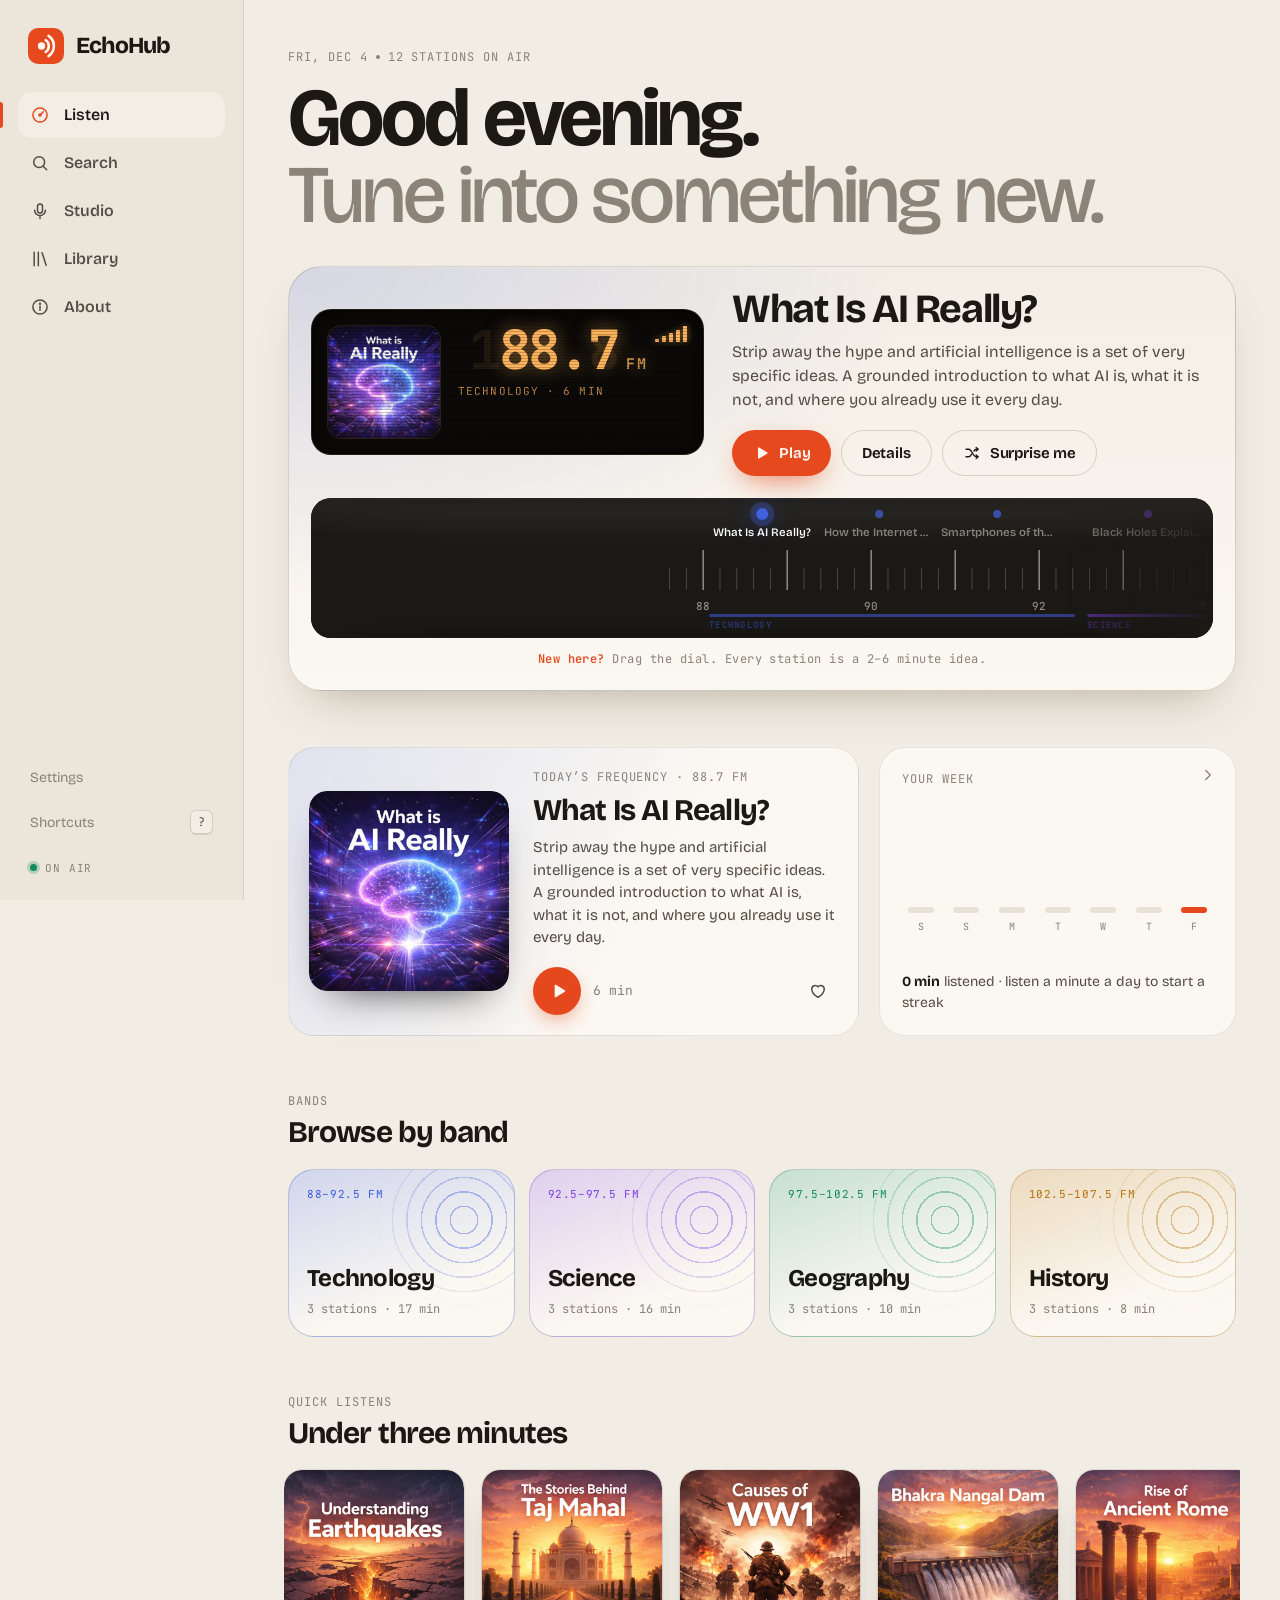
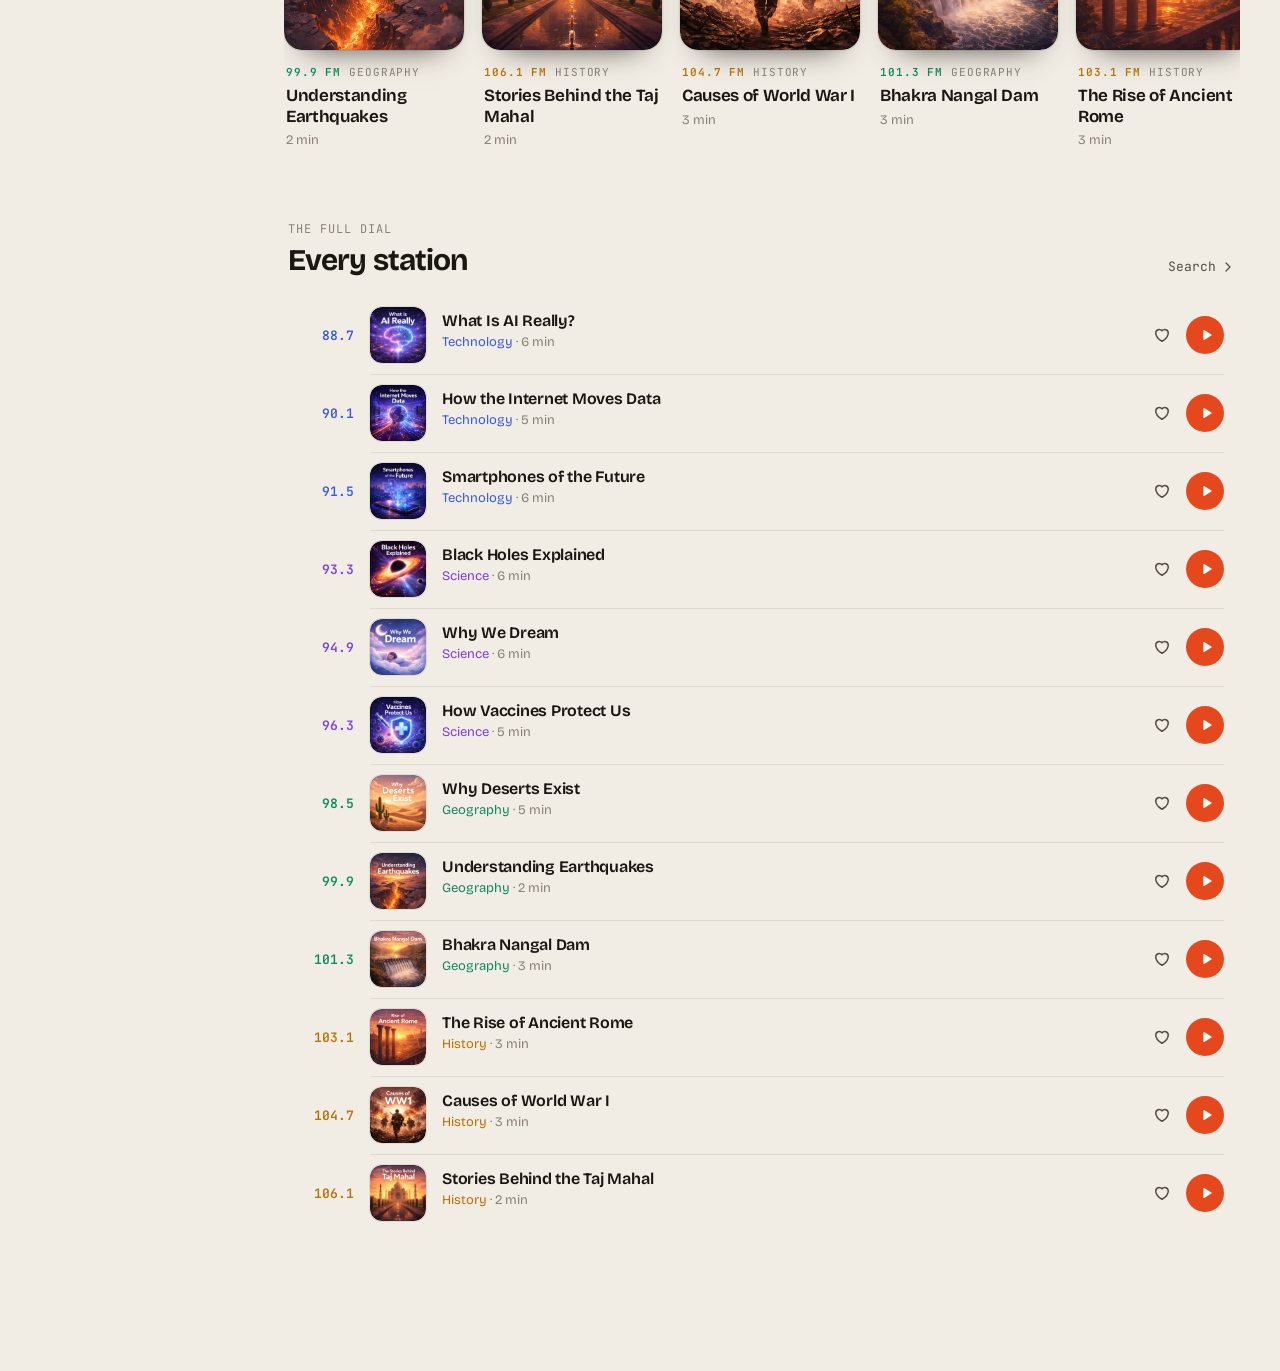
<file: index.html>
<!doctype html>
<html lang="en">
<head>
  <meta charset="utf-8" />
  <meta name="viewport" content="width=device-width, initial-scale=1, viewport-fit=cover" />
  <title>EchoHub — Tune into ideas</title>
  <meta name="description" content="EchoHub is a radio for curious minds: drag the dial to tune into short audio explainers on technology, science, geography and history. Works offline." />
  <meta name="theme-color" content="#0d0c10" media="(prefers-color-scheme: dark)" />
  <meta name="theme-color" content="#f2ede4" media="(prefers-color-scheme: light)" />
  <meta name="color-scheme" content="dark light" />

  <link rel="manifest" href="manifest.webmanifest" />
  <link rel="icon" href="assets/icons/favicon.svg" type="image/svg+xml" />
  <link rel="icon" href="assets/icons/icon-192.png" sizes="192x192" type="image/png" />
  <link rel="apple-touch-icon" href="assets/icons/apple-touch-icon.png" />
  <meta name="apple-mobile-web-app-capable" content="yes" />
  <meta name="mobile-web-app-capable" content="yes" />
  <meta name="apple-mobile-web-app-status-bar-style" content="black-translucent" />
  <meta name="apple-mobile-web-app-title" content="EchoHub" />

  <meta property="og:type" content="website" />
  <meta property="og:title" content="EchoHub — Tune into ideas" />
  <meta property="og:description" content="A radio for curious minds. Short audio explainers you tune into with a dial. Free, offline-ready, no account." />
  <meta property="og:image" content="https://nikhildoesntcommit.github.io/EchoHub/assets/img/og-image.png" />
  <meta property="og:url" content="https://nikhildoesntcommit.github.io/EchoHub/" />
  <meta name="twitter:card" content="summary_large_image" />

  <link rel="preconnect" href="https://fonts.googleapis.com" />
  <link rel="preconnect" href="https://fonts.gstatic.com" crossorigin />
  <link rel="stylesheet" href="https://fonts.googleapis.com/css2?family=Bricolage+Grotesque:opsz,wght@12..96,400..800&family=JetBrains+Mono:wght@400;500;700&display=swap" />
  <link rel="stylesheet" href="assets/css/app.css" />

  <script>
    // Apply the saved theme before first paint to avoid a flash.
    try {
      var s = JSON.parse(localStorage.getItem('echohub:v2') || '{}').settings || {};
      if (s.theme === 'light' || s.theme === 'dark') document.documentElement.dataset.theme = s.theme;
    } catch (e) {}
  </script>
</head>
<body>
  <a class="skip" href="#main">Skip to content</a>

  <div class="shell">
    <aside class="rail" aria-label="Primary">
      <a class="brand" href="#/" aria-label="EchoHub home">
        <svg class="brand__mark" viewBox="0 0 64 64" aria-hidden="true"><rect width="64" height="64" rx="18" fill="var(--signal)"/><circle cx="24" cy="32" r="6.5" fill="var(--signal-ink)"/><path d="M31.46 21.35A13 13 0 0 1 31.46 42.65M36.62 13.98A22 22 0 0 1 36.62 50.02" fill="none" stroke="var(--signal-ink)" stroke-width="4.6" stroke-linecap="round"/></svg>
        <span class="brand__word">EchoHub</span>
      </a>
      <nav class="rail__nav" data-nav>
        <a href="#/" data-route="listen"><svg class="ico" width="20" height="20" viewBox="0 0 24 24" fill="none" stroke="currentColor" stroke-width="1.8" stroke-linecap="round" aria-hidden="true"><circle cx="12" cy="12" r="8.5"/><path d="M12 12 16 8"/><circle cx="12" cy="12" r="1.3" fill="currentColor"/></svg><span>Listen</span></a>
        <a href="#/search" data-route="search"><svg class="ico" width="20" height="20" viewBox="0 0 24 24" fill="none" stroke="currentColor" stroke-width="1.8" stroke-linecap="round" aria-hidden="true"><circle cx="11" cy="11" r="6.5"/><path d="m20 20-4.2-4.2"/></svg><span>Search</span></a>
        <a href="#/studio" data-route="studio"><svg class="ico" width="20" height="20" viewBox="0 0 24 24" fill="none" stroke="currentColor" stroke-width="1.8" stroke-linecap="round" aria-hidden="true"><rect x="9" y="3.5" width="6" height="11" rx="3"/><path d="M5.5 11a6.5 6.5 0 0 0 13 0M12 17.5V21"/></svg><span>Studio</span></a>
        <a href="#/library" data-route="library"><svg class="ico" width="20" height="20" viewBox="0 0 24 24" fill="none" stroke="currentColor" stroke-width="1.8" stroke-linecap="round" aria-hidden="true"><path d="M5 4v16M10 4v16"/><path d="m14.5 4.6 4.8 15"/></svg><span>Library</span></a>
        <a href="#/about" data-route="about"><svg class="ico" width="20" height="20" viewBox="0 0 24 24" fill="none" stroke="currentColor" stroke-width="1.8" stroke-linecap="round" aria-hidden="true"><circle cx="12" cy="12" r="8.5"/><path d="M12 11v5"/><circle cx="12" cy="8" r=".6" fill="currentColor"/></svg><span>About</span></a>
      </nav>
      <div class="rail__foot">
        <a class="rail__btn rail__btn--mobile" href="#/about">About</a>
        <button type="button" class="rail__btn" data-action="settings">Settings</button>
        <button type="button" class="rail__btn" data-action="shortcuts">Shortcuts <kbd>?</kbd></button>
        <p class="rail__status mono" id="netStatus"><i></i><span>On air</span></p>
      </div>
    </aside>

    <main id="main" class="view" tabindex="-1"></main>
  </div>

  <!-- The deck: persistent mini player -->
  <section class="deck" id="deck" aria-label="Player" hidden>
    <div class="deck__progress" aria-hidden="true"><span id="deckBar"></span></div>
    <button type="button" class="deck__open" data-action="open-np" aria-label="Open now playing">
      <span class="deck__cover" id="deckCover"></span>
      <span class="deck__text">
        <span class="deck__title" id="deckTitle">Nothing tuned</span>
        <span class="deck__meta mono" id="deckMeta"></span>
      </span>
    </button>
    <div class="deck__ctrls">
      <button type="button" class="ibtn deck__wide" data-action="skip-back" aria-label="Skip back"></button>
      <button type="button" class="pbtn" id="deckPlay" data-action="toggle" aria-label="Play"></button>
      <button type="button" class="ibtn" data-action="skip-fwd" aria-label="Skip forward"></button>
      <button type="button" class="ibtn deck__wide mono deck__rate" data-action="rate" aria-label="Playback speed">1×</button>
      <button type="button" class="ibtn deck__wide" data-action="queue" aria-label="Up next"></button>
    </div>
  </section>

  <nav class="tabbar" aria-label="Primary" data-nav>
    <a href="#/" data-route="listen"><svg class="ico" width="22" height="22" viewBox="0 0 24 24" fill="none" stroke="currentColor" stroke-width="1.8" stroke-linecap="round" aria-hidden="true"><circle cx="12" cy="12" r="8.5"/><path d="M12 12 16 8"/><circle cx="12" cy="12" r="1.3" fill="currentColor"/></svg><span>Listen</span></a>
    <a href="#/search" data-route="search"><svg class="ico" width="22" height="22" viewBox="0 0 24 24" fill="none" stroke="currentColor" stroke-width="1.8" stroke-linecap="round" aria-hidden="true"><circle cx="11" cy="11" r="6.5"/><path d="m20 20-4.2-4.2"/></svg><span>Search</span></a>
    <a href="#/studio" data-route="studio"><svg class="ico" width="22" height="22" viewBox="0 0 24 24" fill="none" stroke="currentColor" stroke-width="1.8" stroke-linecap="round" aria-hidden="true"><rect x="9" y="3.5" width="6" height="11" rx="3"/><path d="M5.5 11a6.5 6.5 0 0 0 13 0M12 17.5V21"/></svg><span>Studio</span></a>
    <a href="#/library" data-route="library"><svg class="ico" width="22" height="22" viewBox="0 0 24 24" fill="none" stroke="currentColor" stroke-width="1.8" stroke-linecap="round" aria-hidden="true"><path d="M5 4v16M10 4v16"/><path d="m14.5 4.6 4.8 15"/></svg><span>Library</span></a>
  </nav>

  <!-- Now playing -->
  <section class="np" id="np" role="dialog" aria-modal="true" aria-label="Now playing" hidden>
    <div class="np__bg" id="npBg"></div>
    <header class="np__top">
      <button type="button" class="ibtn" data-action="close-np" aria-label="Close now playing"></button>
      <p class="np__kicker mono" id="npKicker">Now tuned</p>
      <button type="button" class="ibtn" data-action="np-details" aria-label="Episode details"></button>
    </header>
    <div class="np__stage">
      <canvas class="np__viz" id="npViz" aria-hidden="true"></canvas>
      <div class="np__ring" id="npRing" role="slider" tabindex="0" aria-label="Seek" aria-valuemin="0">
        <svg viewBox="0 0 200 200" aria-hidden="true">
          <circle class="np__ring-track" cx="100" cy="100" r="96"/>
          <circle class="np__ring-fill" id="npRingFill" cx="100" cy="100" r="96" pathLength="1000"/>
        </svg>
        <span class="np__knob" id="npKnob"></span>
      </div>
      <div class="np__cover" id="npCover"></div>
    </div>
    <div class="np__info">
      <div class="np__titles">
        <h2 class="np__title" id="npTitle">—</h2>
        <p class="np__meta mono" id="npMeta"></p>
      </div>
      <button type="button" class="ibtn keep" id="npKeep" data-keep="" aria-pressed="false" aria-label="Keep"></button>
    </div>
    <div class="np__times mono"><span id="npCur">0:00</span><span id="npLeft">-0:00</span></div>
    <div class="np__ctrls">
      <button type="button" class="ibtn mono np__rate" data-action="rate" aria-label="Playback speed">1×</button>
      <button type="button" class="ibtn ibtn--lg" data-action="prev" aria-label="Previous"></button>
      <button type="button" class="ibtn ibtn--lg skipbtn" data-action="skip-back" aria-label="Skip back"></button>
      <button type="button" class="pbtn pbtn--xl" id="npPlay" data-action="toggle" aria-label="Play"></button>
      <button type="button" class="ibtn ibtn--lg skipbtn" data-action="skip-fwd" aria-label="Skip forward"></button>
      <button type="button" class="ibtn ibtn--lg" data-action="next" aria-label="Next"></button>
      <button type="button" class="ibtn np__timer" data-action="sleep" aria-label="Sleep timer"></button>
    </div>
    <button type="button" class="np__next" data-action="queue" id="npNext"></button>
  </section>

  <dialog class="sheet" id="sheet" aria-labelledby="sheetTitle">
    <div class="sheet__inner">
      <header class="sheet__head">
        <h2 id="sheetTitle">—</h2>
        <button type="button" class="ibtn" data-action="close-sheet" aria-label="Close"></button>
      </header>
      <div class="sheet__body" id="sheetBody"></div>
    </div>
  </dialog>

  <div id="toast" class="toast" role="status" aria-live="polite"></div>
  <audio id="audio" preload="metadata"></audio>

  <noscript>
    <div class="noscript">EchoHub needs JavaScript to tune the dial. Please enable it and reload.</div>
  </noscript>

  <script type="module" src="assets/js/main.js"></script>
</body>
</html>
</file>
<file: assets/css/app.css>
/* ==========================================================================
   EchoHub · "Frequency" design language
   Night-studio darks, amber LCD readouts, hairline FM dial, band colours as
   frequency stripes, and echo rings as the recurring motif.
   ========================================================================== */

:root {
  --font: "Bricolage Grotesque", ui-sans-serif, system-ui, -apple-system, "Segoe UI", Roboto, sans-serif;
  --mono: "JetBrains Mono", ui-monospace, "SF Mono", Menlo, Consolas, monospace;

  /* Night studio (default) */
  --bg: #0d0c10;
  --bg-2: #121116;
  --surface: #18171d;
  --surface-2: #211f27;
  --surface-3: #2a2831;
  --line: rgba(255, 244, 230, 0.07);
  --line-2: rgba(255, 244, 230, 0.13);
  --ink: #f4efe7;
  --ink-2: #bdb6ac;
  --ink-3: #807a72;
  --signal: #ff6b3d;
  --signal-2: #ff8a5f;
  --signal-ink: #1c0c05;
  --lcd-bg: #0a0907;
  --lcd: #ffb35c;
  --lcd-dim: rgba(255, 179, 92, 0.09);
  --dial-bg: #0b0a0d;
  --tape: #d98cb3;
  --band-tech: #7d95ff;
  --band-sci: #b98bff;
  --band-geo: #3fd19a;
  --band-hist: #ffbb52;
  --danger: #ff6464;
  --shadow: 0 24px 60px -20px rgba(0, 0, 0, 0.6);
  --grain-opacity: 0.06;

  --r-xs: 8px;
  --r-sm: 12px;
  --r-md: 18px;
  --r-lg: 26px;
  --r-xl: 34px;
  --rail-w: 244px;
  --tab-h: 64px;
  --deck-h: 76px;
  --gutter: clamp(16px, 4vw, 44px);
  --ease: cubic-bezier(0.2, 0.8, 0.2, 1);
  --c: var(--signal);
  color-scheme: dark;
}

:root[data-theme="light"] {
  --bg: #f2ede4;
  --bg-2: #ebe5da;
  --surface: #fbf8f2;
  --surface-2: #f3eee5;
  --surface-3: #e8e1d5;
  --line: rgba(40, 28, 12, 0.09);
  --line-2: rgba(40, 28, 12, 0.16);
  --ink: #1b1713;
  --ink-2: #534b42;
  --ink-3: #8a8177;
  --signal: #e5481c;
  --signal-2: #f0643a;
  --signal-ink: #fff7f2;
  --dial-bg: #1a1815;
  --tape: #b3547f;
  --band-tech: #3b5bdb;
  --band-sci: #7b3fe0;
  --band-geo: #0f8a5c;
  --band-hist: #b8720a;
  --danger: #c8322f;
  --shadow: 0 24px 50px -24px rgba(60, 40, 10, 0.35);
  --grain-opacity: 0.045;
  color-scheme: light;
}

@media (prefers-color-scheme: light) {
  :root:not([data-theme="dark"]) {
    --bg: #f2ede4;
    --bg-2: #ebe5da;
    --surface: #fbf8f2;
    --surface-2: #f3eee5;
    --surface-3: #e8e1d5;
    --line: rgba(40, 28, 12, 0.09);
    --line-2: rgba(40, 28, 12, 0.16);
    --ink: #1b1713;
    --ink-2: #534b42;
    --ink-3: #8a8177;
    --signal: #e5481c;
    --signal-2: #f0643a;
    --signal-ink: #fff7f2;
    --dial-bg: #1a1815;
    --tape: #b3547f;
    --band-tech: #3b5bdb;
    --band-sci: #7b3fe0;
    --band-geo: #0f8a5c;
    --band-hist: #b8720a;
    --danger: #c8322f;
    --shadow: 0 24px 50px -24px rgba(60, 40, 10, 0.35);
    --grain-opacity: 0.045;
    color-scheme: light;
  }
}

/* ---------- Base ---------- */
*, *::before, *::after { box-sizing: border-box; }
html { -webkit-text-size-adjust: 100%; text-size-adjust: 100%; scroll-padding-top: 24px; }
body {
  margin: 0;
  min-height: 100dvh;
  font-family: var(--font);
  font-size: 16px;
  line-height: 1.5;
  font-optical-sizing: auto;
  color: var(--ink);
  background: var(--bg);
  -webkit-font-smoothing: antialiased;
  -moz-osx-font-smoothing: grayscale;
  overflow-x: hidden;
}
/* Film grain */
body::after {
  content: "";
  position: fixed;
  inset: 0;
  z-index: 100;
  pointer-events: none;
  opacity: var(--grain-opacity);
  background-image: url("data:image/svg+xml;utf8,<svg xmlns='http://www.w3.org/2000/svg' width='180' height='180'><filter id='n'><feTurbulence type='fractalNoise' baseFrequency='.9' numOctaves='2' stitchTiles='stitch'/><feColorMatrix values='0 0 0 0 .5 0 0 0 0 .5 0 0 0 0 .5 0 0 0 1 0'/></filter><rect width='100%' height='100%' filter='url(%23n)'/></svg>");
  mix-blend-mode: overlay;
}
body.np-open { overflow: hidden; }

img { display: block; max-width: 100%; }
a { color: inherit; text-decoration: none; }
button, input, select, textarea { font: inherit; color: inherit; }
button { cursor: pointer; background: none; border: 0; padding: 0; }
button:disabled { cursor: default; opacity: 0.4; }
h1, h2, h3, p { margin: 0; }
ul, ol { margin: 0; padding: 0; list-style: none; }
kbd {
  font-family: var(--mono);
  font-size: 12px;
  padding: 2px 7px;
  border-radius: 6px;
  border: 1px solid var(--line-2);
  border-bottom-width: 2px;
  background: var(--surface-2);
  color: var(--ink-2);
}
:focus-visible { outline: 2px solid var(--signal); outline-offset: 3px; border-radius: 6px; }
::selection { background: var(--signal); color: var(--signal-ink); }

.mono { font-family: var(--mono); font-feature-settings: "zero" 1; letter-spacing: 0; }
.muted { color: var(--ink-3); }
.center { text-align: center; }
.sr { position: absolute; width: 1px; height: 1px; overflow: hidden; clip: rect(0 0 0 0); white-space: nowrap; }
.spacer { flex: 1; }
.ico { flex: none; display: block; }
.skip {
  position: fixed; left: 12px; top: -60px; z-index: 200;
  background: var(--signal); color: var(--signal-ink);
  padding: 10px 16px; border-radius: 999px; font-weight: 700;
  transition: top 0.2s;
}
.skip:focus { top: 12px; }
.noscript { position: fixed; inset: auto 16px 16px; padding: 16px; border-radius: 16px; background: var(--surface); border: 1px solid var(--line-2); }

.kicker {
  font-size: 12px;
  text-transform: uppercase;
  letter-spacing: 0.08em;
  color: var(--ink-3);
  display: flex;
  align-items: center;
  gap: 8px;
  flex-wrap: wrap;
}
.kicker .dot { width: 4px; height: 4px; border-radius: 50%; background: currentColor; display: inline-block; }
.display {
  font-size: clamp(40px, 6.4vw, 84px);
  font-weight: 700;
  line-height: 0.94;
  letter-spacing: -0.035em;
  font-variation-settings: "opsz" 96;
  margin-top: 14px;
  text-wrap: balance;
}
.display__soft { color: var(--ink-3); font-weight: 500; }
.lede { font-size: clamp(18px, 2vw, 22px); line-height: 1.45; color: var(--ink-2); max-width: 46ch; margin-top: 22px; text-wrap: pretty; }
.link {
  color: var(--ink-2);
  display: inline-flex;
  align-items: center;
  gap: 4px;
  font-size: 13px;
  border-bottom: 1px solid transparent;
}
.link:hover { color: var(--ink); border-color: currentColor; }

/* ---------- Shell ---------- */
.shell {
  display: grid;
  grid-template-columns: var(--rail-w) minmax(0, 1fr);
  min-height: 100dvh;
}
.view {
  padding: 40px var(--gutter) calc(var(--deck-h) + 64px);
  max-width: 1240px;
  width: 100%;
  outline: none;
  animation: view-in 0.45s var(--ease);
}
@keyframes view-in { from { opacity: 0; transform: translateY(8px); } }

.rail {
  position: sticky;
  top: 0;
  height: 100dvh;
  display: flex;
  flex-direction: column;
  padding: 28px 18px 24px;
  border-right: 1px solid var(--line);
  background: var(--bg-2);
}
.brand { display: flex; align-items: center; gap: 12px; padding: 0 10px 28px; }
.brand__mark { width: 36px; height: 36px; flex: none; }
.brand__word { font-size: 23px; font-weight: 750; letter-spacing: -0.035em; }
.rail__nav { display: grid; gap: 2px; }
.rail__nav a {
  display: flex; align-items: center; gap: 14px;
  padding: 11px 12px;
  border-radius: 14px;
  color: var(--ink-2);
  font-weight: 560;
  position: relative;
  transition: background 0.2s, color 0.2s;
}
.rail__nav a:hover { background: var(--surface); color: var(--ink); }
.rail__nav a.is-on { color: var(--ink); background: var(--surface-2); }
.rail__nav a.is-on::before {
  content: ""; position: absolute; left: -18px; top: 10px; bottom: 10px; width: 3px;
  border-radius: 0 3px 3px 0; background: var(--signal);
}
.rail__nav a.is-on .ico { color: var(--signal); }
.rail__foot { margin-top: auto; display: grid; gap: 4px; }
.rail__btn {
  text-align: left; padding: 9px 12px; border-radius: 12px; color: var(--ink-3); font-size: 14px;
  display: flex; justify-content: space-between; align-items: center;
}
.rail__btn:hover { color: var(--ink); background: var(--surface); }
.rail__btn--mobile { display: none; }
.rail__status { display: flex; align-items: center; gap: 8px; font-size: 11px; color: var(--ink-3); padding: 12px 12px 0; text-transform: uppercase; letter-spacing: 0.08em; }
.rail__status i { width: 7px; height: 7px; border-radius: 50%; background: var(--band-geo); box-shadow: 0 0 0 3px color-mix(in srgb, var(--band-geo) 25%, transparent); }
.is-offline .rail__status i { background: var(--ink-3); box-shadow: none; }

.tabbar { display: none; }

/* ---------- Buttons ---------- */
.btn {
  display: inline-flex; align-items: center; justify-content: center; gap: 9px;
  height: 46px; padding: 0 20px; border-radius: 999px;
  font-weight: 650; font-size: 15px; letter-spacing: -0.01em;
  white-space: nowrap;
  transition: transform 0.15s var(--ease), background 0.2s, border-color 0.2s, color 0.2s;
}
.btn:active { transform: scale(0.97); }
.btn--signal { background: var(--signal); color: var(--signal-ink); box-shadow: 0 10px 30px -12px var(--signal); }
.btn--signal:hover { background: var(--signal-2); }
.btn--ghost { border: 1px solid var(--line-2); color: var(--ink); }
.btn--ghost:hover { background: var(--surface-2); }
.btn--danger { border: 1px solid color-mix(in srgb, var(--danger) 50%, transparent); color: var(--danger); }
.btn--sm { height: 36px; padding: 0 14px; font-size: 14px; }
.btn--lg { height: 54px; padding: 0 26px; font-size: 16px; }
.btn .i-pause, .pbtn .i-pause { display: none; }
.btn.is-playing .i-pause, .pbtn.is-playing .i-pause { display: block; }
.btn.is-playing .i-play, .pbtn.is-playing .i-play { display: none; }

.ibtn {
  width: 40px; height: 40px; flex: none;
  display: inline-grid; place-items: center;
  border-radius: 50%;
  color: var(--ink-2);
  position: relative;
  transition: background 0.2s, color 0.2s, transform 0.15s;
}
.ibtn:hover { background: var(--surface-2); color: var(--ink); }
.ibtn:active { transform: scale(0.92); }
.ibtn--box { width: 48px; height: 48px; border-radius: 16px; border: 1px solid var(--line-2); }
.ibtn--lg { width: 52px; height: 52px; }
.ibtn.is-on { color: var(--signal); }

.keep .i-on { display: none; }
.keep[aria-pressed="true"] { color: var(--signal); }
.keep[aria-pressed="true"] .i-on { display: block; animation: pop 0.35s var(--ease); }
.keep[aria-pressed="true"] .i-off { display: none; }
@keyframes pop { 40% { transform: scale(1.3); } }

.dl .i-saved, .dl .dl__ring { display: none; }
.dl[data-state="saved"] { color: var(--band-geo); }
.dl[data-state="saved"] .i-saved { display: block; }
.dl[data-state="saved"] .i-idle { display: none; }
.dl[data-state="loading"] .dl__ring { display: block; }
.dl[data-state="loading"] .i-idle { opacity: 0.4; }
.dl__ring { position: absolute; inset: 4px; width: calc(100% - 8px); height: calc(100% - 8px); transform: rotate(-90deg); }
.dl__ring circle { fill: none; stroke: var(--signal); stroke-width: 2.5; stroke-dasharray: 94.25; stroke-dashoffset: calc(94.25 - 94.25 * var(--dl, 0)); stroke-linecap: round; transition: stroke-dashoffset 0.2s; }

/* The play button + echo rings */
.pbtn {
  --s: 48px;
  width: var(--s); height: var(--s); flex: none;
  display: inline-grid; place-items: center;
  border-radius: 50%;
  background: var(--signal);
  color: var(--signal-ink);
  position: relative;
  transition: transform 0.18s var(--ease), background 0.2s;
  box-shadow: 0 8px 24px -10px var(--signal);
}
.pbtn:hover { background: var(--signal-2); transform: scale(1.05); }
.pbtn:active { transform: scale(0.94); }
.pbtn .i-play { transform: translateX(1px); }
.pbtn::before, .pbtn::after {
  content: ""; position: absolute; inset: 0; border-radius: 50%;
  border: 1.5px solid var(--signal); opacity: 0; pointer-events: none;
}
.pbtn.is-playing::before { animation: echo 2.2s var(--ease) infinite; }
.pbtn.is-playing::after { animation: echo 2.2s var(--ease) 1.1s infinite; }
@keyframes echo { 0% { transform: scale(1); opacity: 0.7; } 100% { transform: scale(1.9); opacity: 0; } }
.pbtn--sm { --s: 38px; box-shadow: none; }
.pbtn--card { --s: 46px; }
.pbtn--xl { --s: 78px; }

/* ---------- Covers ---------- */
.cover {
  width: 100%; height: auto; aspect-ratio: 1; object-fit: cover;
  border-radius: inherit;
  background: var(--surface-2);
}
.cover--tape {
  display: grid; place-items: center; position: relative; overflow: hidden;
  background:
    radial-gradient(circle at 30% 25%, color-mix(in srgb, var(--tape) 55%, transparent), transparent 55%),
    linear-gradient(145deg, color-mix(in srgb, var(--c) 55%, #1a1410), #16131a);
  color: #fff7f0;
}
.cover--tape b { font-size: clamp(14px, 28cqw, 56px); font-weight: 750; letter-spacing: -0.04em; z-index: 1; }
.cover--tape small { position: absolute; bottom: 9%; font-size: clamp(7px, 6cqw, 11px); letter-spacing: 0.2em; opacity: 0.7; }
.cover__reel {
  position: absolute; inset: 14%; border-radius: 50%;
  background: repeating-radial-gradient(circle, rgba(255, 255, 255, 0.1) 0 1px, transparent 1px 7px);
}

/* ---------- Sections ---------- */
.sec { margin-top: 56px; }
.sec__head { display: flex; align-items: flex-end; justify-content: space-between; gap: 16px; margin-bottom: 20px; }
.sec__title { font-size: clamp(22px, 2.6vw, 30px); font-weight: 700; letter-spacing: -0.03em; margin-top: 6px; line-height: 1.1; }
.sec--split { display: grid; grid-template-columns: minmax(0, 1.6fr) minmax(0, 1fr); gap: 20px; }

/* ---------- Hello ---------- */
.hello { padding: 8px 0 32px; }

/* ---------- The radio (signature) ---------- */
.radio {
  --sig: 1;
  position: relative;
  border-radius: var(--r-xl);
  padding: 22px;
  background:
    radial-gradient(120% 140% at 0% 0%, color-mix(in srgb, var(--c) 16%, transparent), transparent 55%),
    linear-gradient(180deg, var(--surface-2), var(--surface));
  border: 1px solid var(--line-2);
  box-shadow: var(--shadow), inset 0 1px 0 rgba(255, 255, 255, 0.05);
  transition: background 0.6s;
}
.radio__face { display: grid; grid-template-columns: minmax(280px, 0.9fr) minmax(0, 1.1fr); gap: 28px; align-items: center; }
.lcd {
  display: grid;
  grid-template-columns: 112px 1fr;
  grid-template-rows: auto 1fr;
  gap: 4px 18px;
  padding: 16px;
  border-radius: 20px;
  background: var(--lcd-bg);
  border: 1px solid rgba(255, 179, 92, 0.12);
  box-shadow: inset 0 2px 18px rgba(0, 0, 0, 0.7), inset 0 0 0 1px rgba(0, 0, 0, 0.6);
  color: var(--lcd);
  position: relative;
  overflow: hidden;
}
.lcd::after {
  content: ""; position: absolute; inset: 0; pointer-events: none;
  background: repeating-linear-gradient(180deg, rgba(0, 0, 0, 0.22) 0 1px, transparent 1px 3px);
  mix-blend-mode: multiply;
}
.lcd__art {
  grid-row: 1 / 3; width: 112px; height: 112px; border-radius: 14px; overflow: hidden;
  box-shadow: 0 0 0 1px rgba(255, 179, 92, 0.15);
  transition: filter 0.3s, opacity 0.3s;
  container-type: inline-size;
}
.lcd__read { align-self: end; }
.lcd__freq {
  font-size: 54px; font-weight: 700; line-height: 0.9; letter-spacing: -0.04em;
  text-shadow: 0 0 18px rgba(255, 179, 92, 0.55);
  display: flex; align-items: baseline; gap: 8px;
  position: relative; isolation: isolate;
}
.lcd__freq span { position: relative; min-width: 5ch; text-align: right; display: inline-block; }
.lcd__freq span::before { content: "188.8"; position: absolute; right: 0; top: 0; color: var(--lcd-dim); text-shadow: none; z-index: -1; }
.lcd__freq small { font-size: 15px; letter-spacing: 0.1em; opacity: 0.8; }
.lcd__band { font-size: 11px; letter-spacing: 0.1em; text-transform: uppercase; opacity: 0.75; margin-top: 8px; align-self: start; }
.lcd__signal { position: absolute; right: 16px; top: 16px; display: flex; gap: 3px; align-items: flex-end; height: 16px; }
.lcd__signal i { width: 4px; background: var(--lcd); border-radius: 1px; opacity: 0.15; box-shadow: 0 0 6px rgba(255, 179, 92, 0.6); }
.lcd__signal i:nth-child(1) { height: 20%; opacity: clamp(0.15, calc(var(--sig) * 5), 1); }
.lcd__signal i:nth-child(2) { height: 40%; opacity: clamp(0.15, calc(var(--sig) * 5 - 1), 1); }
.lcd__signal i:nth-child(3) { height: 60%; opacity: clamp(0.15, calc(var(--sig) * 5 - 2), 1); }
.lcd__signal i:nth-child(4) { height: 80%; opacity: clamp(0.15, calc(var(--sig) * 5 - 3), 1); }
.lcd__signal i:nth-child(5) { height: 100%; opacity: clamp(0.15, calc(var(--sig) * 5 - 4), 1); }
.radio.is-static .lcd__art { filter: grayscale(1) contrast(0.7) brightness(0.6); }
.radio.is-static .radio__now { opacity: 0.45; }
.radio__now { transition: opacity 0.25s; min-width: 0; }
.radio__title { font-size: clamp(26px, 3.2vw, 40px); line-height: 1.02; letter-spacing: -0.035em; font-weight: 720; text-wrap: balance; }
.radio__desc { color: var(--ink-2); margin-top: 10px; max-width: 52ch; display: -webkit-box; -webkit-line-clamp: 3; -webkit-box-orient: vertical; overflow: hidden; min-height: 4.5em; }
.radio__actions { display: flex; flex-wrap: wrap; gap: 10px; margin-top: 18px; }
.radio__dial { margin-top: 22px; }
.radio__hint { text-align: center; font-size: 12px; color: var(--ink-3); margin-top: 12px; letter-spacing: 0.04em; }
.radio__hint b { color: var(--signal); font-weight: 600; }

/* Tuner */
.tuner {
  position: relative; height: 140px; overflow: hidden;
  border-radius: 20px;
  background:
    linear-gradient(180deg, rgba(255, 255, 255, 0.03), transparent 40%),
    var(--dial-bg);
  box-shadow: inset 0 2px 20px rgba(0, 0, 0, 0.6), inset 0 0 0 1px rgba(255, 255, 255, 0.05);
  cursor: grab;
  touch-action: pan-y;
  user-select: none;
  -webkit-user-select: none;
  color: #efe7da;
}
.tuner:focus-visible { outline-offset: 4px; border-radius: 20px; }
.tuner.is-dragging { cursor: grabbing; }
.tuner__tape { position: absolute; top: 0; bottom: 0; left: 0; will-change: transform; }
.tuner__markers { position: absolute; left: 0; right: 0; top: 12px; height: 34px; }
.tuner__station {
  position: absolute; top: 0; transform: translateX(-50%);
  display: flex; flex-direction: column; align-items: center; gap: 6px;
  color: rgba(239, 231, 218, 0.5);
  font-size: 11.5px; font-weight: 560; white-space: nowrap;
  transition: color 0.2s;
}
.tuner__station i { width: 8px; height: 8px; border-radius: 50%; background: var(--c); opacity: 0.7; transition: transform 0.25s var(--ease), box-shadow 0.25s, opacity 0.2s; }
.tuner__station span { max-width: 112px; overflow: hidden; text-overflow: ellipsis; }
.tuner__station:hover { color: #efe7da; }
.tuner__station.is-tuned { color: #fff; }
.tuner__station.is-tuned i { transform: scale(1.5); opacity: 1; box-shadow: 0 0 0 4px color-mix(in srgb, var(--c) 30%, transparent), 0 0 18px var(--c); }
.tuner__ticks { position: absolute; top: 52px; left: 0; }
.tuner__ticks .tk { stroke: rgba(239, 231, 218, 0.22); stroke-width: 1; }
.tuner__ticks .tk--major { stroke: rgba(239, 231, 218, 0.55); stroke-width: 1.5; }
.tuner__ticks .tk-label { fill: rgba(239, 231, 218, 0.55); font: 500 11px var(--mono); text-anchor: middle; }
.tuner__bands { position: absolute; left: 0; right: 0; bottom: 10px; height: 14px; }
.tuner__band { position: absolute; top: 0; height: 3px; border-radius: 3px; background: var(--c); opacity: 0.55; }
.tuner__band span { position: absolute; top: 5px; left: 0; font: 600 9px var(--mono); letter-spacing: 0.14em; text-transform: uppercase; color: var(--c); opacity: 0.9; }
.tuner__needle {
  position: absolute; left: 50%; top: 0; bottom: 0; width: 2px; margin-left: -1px;
  background: var(--signal);
  box-shadow: 0 0 12px var(--signal), 0 0 2px var(--signal);
  pointer-events: none;
}
.tuner__needle span {
  position: absolute; top: -1px; left: 50%; width: 14px; height: 9px; margin-left: -7px;
  background: var(--signal); clip-path: polygon(0 0, 100% 0, 50% 100%);
}
.tuner__glass { position: absolute; inset: 0; pointer-events: none; z-index: 2; background: linear-gradient(180deg, rgba(255, 255, 255, 0.05), transparent 30%); }
.tuner__fade { position: absolute; top: 0; bottom: 0; width: 16%; pointer-events: none; z-index: 1; }
.tuner__fade--l { left: 0; background: linear-gradient(90deg, var(--dial-bg), transparent); }
.tuner__fade--r { right: 0; background: linear-gradient(-90deg, var(--dial-bg), transparent); }

/* ---------- Shelf + cards ---------- */
.shelf {
  display: grid; grid-auto-flow: column; grid-auto-columns: minmax(180px, 220px);
  gap: 18px; overflow-x: auto; scroll-snap-type: x mandatory;
  padding: 4px 4px 14px; margin: -4px -4px 0;
  scrollbar-width: thin; scrollbar-color: var(--line-2) transparent;
}
.card { position: relative; scroll-snap-align: start; min-width: 0; }
.card__art {
  display: block; border-radius: var(--r-md); overflow: hidden;
  box-shadow: 0 0 0 1px var(--line), 0 18px 30px -22px rgba(0, 0, 0, 0.8);
  transition: transform 0.35s var(--ease), box-shadow 0.35s;
  container-type: inline-size;
}
.card:hover .card__art { transform: translateY(-4px); box-shadow: 0 0 0 1px color-mix(in srgb, var(--c) 60%, transparent), 0 24px 40px -22px color-mix(in srgb, var(--c) 60%, transparent); }
.card__body { padding: 14px 2px 0; }
.card__freq { display: flex; gap: 8px; align-items: center; font-size: 11px; text-transform: uppercase; letter-spacing: 0.08em; color: var(--ink-3); }
.card__freq span:first-child { color: var(--c); font-weight: 600; }
.card__title { font-size: 17px; font-weight: 650; line-height: 1.2; letter-spacing: -0.02em; margin-top: 6px; display: -webkit-box; -webkit-line-clamp: 2; -webkit-box-orient: vertical; overflow: hidden; }
.card__title a:hover { text-decoration: underline; text-decoration-thickness: 1px; text-underline-offset: 3px; }
.card__meta { font-size: 13px; color: var(--ink-3); margin-top: 4px; }
.card__media { position: relative; }
.card__media .pbtn { position: absolute; right: 10px; bottom: 10px; opacity: 0; transform: translateY(6px); transition: opacity 0.25s, transform 0.25s var(--ease), background 0.2s; }
.card:hover .card__media .pbtn, .card__media .pbtn:focus-visible, .card__media .pbtn.is-current { opacity: 1; transform: none; }
@media (hover: none) { .card__media .pbtn { opacity: 1; transform: none; --s: 40px; } }

/* Progress */
.prog { display: block; height: 3px; border-radius: 3px; background: var(--line-2); margin-top: 10px; overflow: hidden; }
.prog i { display: block; height: 100%; width: 100%; background: var(--c); transform-origin: left; transform: scaleX(var(--p)); transition: transform 0.4s var(--ease); }
.prog.is-empty { visibility: hidden; height: 0; margin: 0; }

/* ---------- Rows ---------- */
.rows { display: grid; gap: 2px; }
.row {
  display: grid;
  grid-template-columns: 54px 56px minmax(0, 1fr) auto;
  align-items: center; gap: 16px;
  padding: 10px 12px; border-radius: var(--r-md);
  transition: background 0.2s;
  position: relative;
}
.row:hover { background: var(--surface); }
.row + .row::before { content: ""; position: absolute; top: -1px; left: 82px; right: 12px; height: 1px; background: var(--line); }
.row:hover::before, .row:hover + .row::before { opacity: 0; }
.row__freq { font-size: 13px; font-weight: 600; color: var(--c); text-align: right; }
.row__art { width: 56px; height: 56px; border-radius: 12px; overflow: hidden; container-type: inline-size; box-shadow: 0 0 0 1px var(--line); }
.row__title { font-weight: 640; font-size: 16px; letter-spacing: -0.015em; line-height: 1.25; }
.row__title a:hover { text-decoration: underline; text-underline-offset: 3px; text-decoration-thickness: 1px; }
.row__meta { font-size: 13px; color: var(--ink-3); margin-top: 2px; }
.row__band { color: var(--c); }
.row__desc { color: var(--ink-2); font-size: 14px; margin-top: 6px; max-width: 70ch; }
.row .prog { max-width: 260px; margin-top: 8px; }
.row__actions { display: flex; align-items: center; gap: 4px; }
.rows--roomy .row { padding: 16px 12px; }
.rows--roomy .row__art { width: 80px; height: 80px; }
.rows--roomy .row { grid-template-columns: 54px 80px minmax(0, 1fr) auto; }
.rows--roomy .row + .row::before { left: 82px; }

/* ---------- Daily + pulse ---------- */
.daily {
  display: grid; grid-template-columns: 200px minmax(0, 1fr); gap: 24px; align-items: center;
  padding: 20px; border-radius: var(--r-lg);
  background: linear-gradient(120deg, color-mix(in srgb, var(--c) 14%, var(--surface)), var(--surface) 60%);
  border: 1px solid var(--line);
}
.daily__art { border-radius: var(--r-md); overflow: hidden; container-type: inline-size; box-shadow: 0 20px 40px -24px rgba(0, 0, 0, 0.8); }
.daily__title { font-size: clamp(22px, 2.4vw, 30px); font-weight: 720; letter-spacing: -0.03em; line-height: 1.08; margin-top: 8px; }
.daily__desc { color: var(--ink-2); margin-top: 10px; font-size: 15px; }
.daily__actions { display: flex; align-items: center; gap: 12px; margin-top: 18px; }
.daily__len { font-size: 13px; color: var(--ink-3); flex: 1; }

.pulse {
  position: relative; display: flex; flex-direction: column; justify-content: space-between; gap: 18px;
  padding: 22px; border-radius: var(--r-lg);
  background: var(--surface); border: 1px solid var(--line);
  transition: border-color 0.2s;
}
.pulse:hover { border-color: var(--line-2); }
.pulse__bars, .stats__bars { display: grid; grid-template-columns: repeat(7, 1fr); gap: 8px; height: 110px; align-items: end; }
.pulse__bars span, .stats__bars span { display: flex; flex-direction: column; align-items: center; gap: 6px; height: 100%; justify-content: flex-end; }
.pulse__bars i, .stats__bars i {
  width: 100%; max-width: 26px; border-radius: 6px;
  height: max(6px, calc(var(--h) * 86px));
  background: var(--surface-3);
}
.pulse__bars span.is-today i, .stats__bars span.is-today i { background: var(--signal); box-shadow: 0 0 20px -4px var(--signal); }
.pulse__bars em, .stats__bars em { font-style: normal; font-size: 10px; color: var(--ink-3); }
.pulse__line { font-size: 14px; color: var(--ink-2); }
.pulse__line b { color: var(--ink); }
.pulse__go { position: absolute; top: 18px; right: 18px; color: var(--ink-3); }

/* ---------- Bands ---------- */
.bands { display: grid; grid-template-columns: repeat(4, minmax(0, 1fr)); gap: 14px; }
.bands--compact { grid-template-columns: repeat(3, minmax(0, 1fr)); }
.band {
  position: relative; overflow: hidden;
  display: flex; flex-direction: column; justify-content: flex-end; gap: 4px;
  min-height: 168px; padding: 18px;
  border-radius: var(--r-lg);
  background: linear-gradient(160deg, color-mix(in srgb, var(--c) 22%, var(--surface)), var(--surface) 70%);
  border: 1px solid color-mix(in srgb, var(--c) 22%, var(--line));
  transition: transform 0.3s var(--ease), border-color 0.3s;
  isolation: isolate;
}
.band:hover { transform: translateY(-3px); border-color: color-mix(in srgb, var(--c) 55%, transparent); }
.band__range { position: absolute; top: 16px; left: 18px; font-size: 11px; color: var(--c); letter-spacing: 0.06em; }
.band__name { font-size: 24px; font-weight: 720; letter-spacing: -0.03em; }
.band__count { font-size: 12px; color: var(--ink-3); }
.band__wave {
  position: absolute; right: -40px; top: -40px; width: 180px; height: 180px; z-index: -1;
  background: repeating-radial-gradient(circle, transparent 0 13px, color-mix(in srgb, var(--c) 40%, transparent) 13px 14.5px);
  -webkit-mask: radial-gradient(circle, #000 20%, transparent 70%);
  mask: radial-gradient(circle, #000 20%, transparent 70%);
  transition: transform 0.6s var(--ease);
}
.band:hover .band__wave { transform: scale(1.15); }

/* ---------- Band hero ---------- */
.bandhero {
  position: relative; overflow: hidden;
  padding: 28px; border-radius: var(--r-xl);
  background: linear-gradient(150deg, color-mix(in srgb, var(--c) 28%, var(--surface)), var(--surface) 65%);
  border: 1px solid color-mix(in srgb, var(--c) 25%, var(--line));
  isolation: isolate;
}
.bandhero .kicker { color: var(--c); margin-top: 26px; }
.bandhero__blurb { font-size: 19px; color: var(--ink-2); margin-top: 16px; max-width: 44ch; }
.bandhero__actions { display: flex; align-items: center; gap: 16px; flex-wrap: wrap; margin-top: 24px; }
.bandhero__waves { position: absolute; right: -10%; top: 50%; width: 520px; height: 520px; transform: translateY(-50%); z-index: -1; }
.bandhero__waves i { position: absolute; inset: 0; border-radius: 50%; border: 1.5px solid var(--c); opacity: 0; animation: echo-big 6s linear infinite; }
.bandhero__waves i:nth-child(2) { animation-delay: 1.5s; }
.bandhero__waves i:nth-child(3) { animation-delay: 3s; }
.bandhero__waves i:nth-child(4) { animation-delay: 4.5s; }
@keyframes echo-big { 0% { transform: scale(0.15); opacity: 0.6; } 100% { transform: scale(1); opacity: 0; } }
.back { display: inline-flex; align-items: center; gap: 6px; font-size: 12px; text-transform: uppercase; letter-spacing: 0.08em; color: var(--ink-3); padding: 6px 12px 6px 8px; border-radius: 999px; border: 1px solid var(--line-2); }
.back:hover { color: var(--ink); background: var(--surface-2); }

/* ---------- Episode ---------- */
.ep { position: relative; }
.ep__glow { position: absolute; left: -20%; top: -160px; width: 80%; height: 520px; background: radial-gradient(closest-side, color-mix(in srgb, var(--c) 30%, transparent), transparent); z-index: -1; pointer-events: none; filter: blur(20px); }
.ep__hero { display: grid; grid-template-columns: minmax(240px, 400px) minmax(0, 1fr); gap: 44px; margin-top: 24px; align-items: center; }
.ep__art { border-radius: var(--r-lg); overflow: hidden; box-shadow: 0 0 0 1px var(--line), 0 40px 80px -40px color-mix(in srgb, var(--c) 70%, #000); container-type: inline-size; }
.ep__info .kicker { color: var(--c); }
.ep__title { font-size: clamp(34px, 4.6vw, 60px); line-height: 0.98; letter-spacing: -0.04em; font-weight: 740; margin-top: 12px; text-wrap: balance; }
.ep__meta { display: flex; gap: 14px; font-size: 13px; color: var(--ink-3); margin-top: 14px; }
.ep__meta span + span::before { content: "·"; margin-right: 14px; }
.ep__info .prog { max-width: 360px; }
.ep__desc { font-size: 18px; color: var(--ink-2); margin-top: 18px; max-width: 56ch; text-wrap: pretty; }
.ep__actions { display: flex; flex-wrap: wrap; gap: 10px; margin-top: 26px; align-items: center; }

.tags { display: flex; flex-wrap: wrap; gap: 8px; margin-top: 18px; }
.tags a, .tags button {
  display: inline-flex; padding: 6px 12px; border-radius: 999px;
  font-size: 13px; color: var(--ink-2); background: var(--surface-2); border: 1px solid var(--line);
  transition: color 0.2s, border-color 0.2s;
}
.tags a:hover, .tags button:hover { color: var(--ink); border-color: var(--line-2); }
.tags--cloud { gap: 10px; }

/* ---------- Search ---------- */
.searchhead { padding-top: 8px; }
.searchbox {
  display: flex; align-items: center; gap: 14px;
  margin-top: 16px; padding: 0 20px; height: 68px;
  border-radius: 22px; background: var(--surface); border: 1px solid var(--line-2);
  color: var(--ink-3);
  transition: border-color 0.2s, box-shadow 0.2s;
}
.searchbox:focus-within { border-color: var(--signal); box-shadow: 0 0 0 4px color-mix(in srgb, var(--signal) 20%, transparent); }
.searchbox input { flex: 1; min-width: 0; height: 100%; border: 0; background: none; outline: none; font-size: 22px; font-weight: 560; color: var(--ink); letter-spacing: -0.02em; }
.searchbox input::placeholder { color: var(--ink-3); }
.searchbox input::-webkit-search-cancel-button { -webkit-appearance: none; appearance: none; display: none; }
.results__count { font-size: 12px; margin-bottom: 10px; text-transform: uppercase; letter-spacing: 0.08em; }
.chips { display: flex; gap: 8px; flex-wrap: wrap; margin-top: 16px; }
.chip {
  height: 36px; padding: 0 14px; border-radius: 999px;
  border: 1px solid var(--line-2); color: var(--ink-2); font-size: 14px; font-weight: 560;
  display: inline-flex; align-items: center; gap: 8px;
  transition: all 0.2s;
}
.chip::before { content: ""; width: 7px; height: 7px; border-radius: 50%; background: var(--c, var(--ink-3)); }
.chip:hover { color: var(--ink); background: var(--surface-2); }
.chip.is-on { background: var(--ink); color: var(--bg); border-color: var(--ink); }
.chips--suggest .chip::before { display: none; }

/* ---------- Empty ---------- */
.empty { text-align: center; padding: 48px 20px; display: grid; justify-items: center; gap: 10px; }
.empty h3 { font-size: 24px; letter-spacing: -0.03em; }
.empty p { color: var(--ink-2); max-width: 40ch; margin-bottom: 10px; }
.empty__rings { position: relative; width: 84px; height: 84px; margin-bottom: 8px; }
.empty__rings i { position: absolute; inset: 0; border-radius: 50%; border: 1.5px dashed var(--line-2); }
.empty__rings i:nth-child(2) { inset: 14px; border-style: solid; }
.empty__rings i:nth-child(3) { inset: 32px; background: var(--signal); border: 0; }

/* ---------- Studio ---------- */
.studiohead { padding-top: 8px; }
.onair-dot, .onair__light i { width: 8px; height: 8px; border-radius: 50%; background: var(--signal); display: inline-block; box-shadow: 0 0 0 3px color-mix(in srgb, var(--signal) 25%, transparent); }
.prompt {
  display: flex; gap: 8px; align-items: center;
  margin-top: 30px; padding: 8px 8px 8px 22px;
  border-radius: 24px; background: var(--surface); border: 1px solid var(--line-2);
  max-width: 760px;
  transition: border-color 0.2s, box-shadow 0.2s;
}
.prompt:focus-within { border-color: var(--signal); box-shadow: 0 0 0 4px color-mix(in srgb, var(--signal) 18%, transparent); }
.prompt input { flex: 1; min-width: 0; height: 54px; border: 0; outline: none; background: none; font-size: 20px; font-weight: 560; letter-spacing: -0.02em; }
.prompt input::placeholder { color: var(--ink-3); }
.prompt .btn { height: 52px; border-radius: 18px; }
.prompt .btn.is-writing { background: var(--surface-3); color: var(--ink); }

/* AI writer panel */
.engine {
  display: grid; gap: 12px; margin-top: 22px; padding: 16px 18px;
  max-width: 760px; border-radius: var(--r-md);
  background: var(--surface); border: 1px solid var(--line);
}
.seg--engine { justify-self: start; }
.seg.seg--engine span { display: inline-flex; align-items: center; gap: 6px; }
.seg--engine input:checked + span .ico { color: var(--signal); }
.seg--engine input:disabled + span { opacity: 0.45; }
.engine__body { display: flex; gap: 14px; align-items: center; flex-wrap: wrap; }
.engine__note { flex: 1 1 320px; font-size: 14px; line-height: 1.55; color: var(--ink-2); }
.engine__note b { color: var(--ink); font-weight: 640; }
.engine__note--err { color: var(--danger); }
.engine__ok { display: inline-block; width: 8px; height: 8px; margin-right: 8px; border-radius: 50%; background: var(--band-geo); box-shadow: 0 0 0 3px color-mix(in srgb, var(--band-geo) 25%, transparent); vertical-align: 1px; }
.engine__load { flex: 1; display: grid; gap: 8px; }
.engine__load .mono { font-size: 12px; color: var(--ink-2); letter-spacing: 0.02em; }
.meterbar { height: 8px; border-radius: 999px; background: var(--bg-2); border: 1px solid var(--line-2); overflow: hidden; }
.meterbar i { display: block; height: 100%; border-radius: inherit; background: linear-gradient(90deg, var(--signal), var(--signal-2)); box-shadow: 0 0 12px color-mix(in srgb, var(--signal) 45%, transparent); transition: width 0.3s var(--ease); }

.onair {
  margin-top: 34px; padding: 26px;
  border-radius: var(--r-xl);
  background: linear-gradient(170deg, color-mix(in srgb, var(--c) 10%, var(--surface-2)), var(--surface));
  border: 1px solid var(--line-2);
  box-shadow: var(--shadow);
  scroll-margin-top: 20px;
}
.onair__head { display: flex; gap: 20px; align-items: flex-start; }
.onair__light {
  flex: none; display: inline-flex; align-items: center; gap: 8px;
  padding: 6px 12px; border-radius: 8px;
  font-size: 11px; font-weight: 700; letter-spacing: 0.16em; text-transform: uppercase;
  background: var(--lcd-bg); color: rgba(255, 107, 61, 0.35); border: 1px solid rgba(255, 107, 61, 0.18);
  transition: color 0.3s, box-shadow 0.3s;
}
.onair__light i { background: rgba(255, 107, 61, 0.35); box-shadow: none; }
.onair.is-live .onair__light { color: #ff6b3d; box-shadow: 0 0 24px -4px rgba(255, 107, 61, 0.7); text-shadow: 0 0 10px rgba(255, 107, 61, 0.8); }
.onair.is-live .onair__light i { background: #ff6b3d; box-shadow: 0 0 10px #ff6b3d; animation: blink 1.4s steps(2) infinite; }
@keyframes blink { 50% { opacity: 0.3; } }
.onair__title { font-size: clamp(24px, 3vw, 34px); letter-spacing: -0.03em; line-height: 1.05; font-weight: 720; }
.onair__head .mono { font-size: 12px; margin-top: 6px; }
.hosts { display: flex; gap: 22px; margin: 26px 0 8px; }
.host { display: flex; align-items: center; gap: 12px; opacity: 0.55; transition: opacity 0.3s; }
.host.is-speaking { opacity: 1; }
.host b { display: block; font-size: 15px; }
.host small { font-size: 11px; color: var(--ink-3); text-transform: uppercase; letter-spacing: 0.08em; }
.host__av {
  position: relative; width: 44px; height: 44px; border-radius: 50%;
  display: grid; place-items: center; font-weight: 750; font-size: 18px;
  background: var(--signal); color: var(--signal-ink);
}
.host[data-host="1"] .host__av { background: var(--c); color: #120f0c; }
.host__av i { position: absolute; inset: 0; border-radius: 50%; border: 1.5px solid currentColor; opacity: 0; }
.host[data-host="0"] .host__av i { border-color: var(--signal); }
.host[data-host="1"] .host__av i { border-color: var(--c); }
.host.is-speaking .host__av i { animation: echo 1.6s var(--ease) infinite; }
.host.is-speaking .host__av i + i { animation-delay: 0.8s; }
.prompter { position: relative; display: grid; gap: 4px; margin-top: 16px; max-height: 440px; overflow-y: auto; padding-right: 6px; scrollbar-width: thin; }
.prompter button {
  display: grid; grid-template-columns: 58px 1fr; gap: 14px; text-align: left; width: 100%;
  padding: 12px 14px; border-radius: 14px;
  color: var(--ink-3); font-size: 16px; line-height: 1.55;
  border-left: 3px solid transparent;
  transition: background 0.2s, color 0.25s;
}
.prompter b { font-size: 11px; letter-spacing: 0.1em; padding-top: 4px; text-transform: uppercase; }
.prompter li[data-voice="0"] b { color: var(--signal); }
.prompter li[data-voice="1"] b { color: var(--c); }
.prompter button:hover { background: var(--surface-2); color: var(--ink-2); }
.prompter li.is-live button { color: var(--ink); background: color-mix(in srgb, var(--surface-3) 60%, transparent); }
.prompter li.is-live[data-voice="0"] button { border-left-color: var(--signal); }
.prompter li.is-live[data-voice="1"] button { border-left-color: var(--c); }
.onair:not(.is-live) .prompter button { color: var(--ink-2); }
.prompter .is-typing > div {
  display: grid; grid-template-columns: 58px 1fr; gap: 14px; padding: 12px 14px;
  color: var(--ink-2); font-size: 16px; line-height: 1.55; border-left: 3px solid transparent;
}
.prompter .is-typing span::after { content: ""; display: inline-block; width: 0.55em; height: 1.05em; margin-left: 2px; vertical-align: -0.15em; background: var(--signal); animation: blink 1s steps(2) infinite; }
.onair.is-writing .onair__light { color: var(--lcd); }
.onair.is-writing .onair__light i { background: var(--lcd); box-shadow: 0 0 10px var(--lcd); animation: blink 0.8s steps(2) infinite; }
.onair__ref {
  display: flex; align-items: center; gap: 14px; margin-top: 18px; padding: 10px 14px 10px 10px;
  border-radius: 16px; background: var(--surface-2); border: 1px solid var(--line);
}
.onair__ref .cover { width: 48px; height: 48px; border-radius: 10px; }
.onair__ref span { flex: 1; display: grid; }
.onair__ref small { font-size: 11px; color: var(--ink-3); text-transform: uppercase; letter-spacing: 0.06em; }
.onair__ctrls { display: flex; align-items: center; gap: 10px; margin-top: 20px; flex-wrap: wrap; }
.select select {
  height: 48px; padding: 0 14px; border-radius: 16px; border: 1px solid var(--line-2);
  background: var(--surface); color: var(--ink); font-size: 14px;
}
.voices { margin-top: 16px; }
.voices summary { cursor: pointer; font-size: 12px; text-transform: uppercase; letter-spacing: 0.08em; color: var(--ink-3); }
.voices__grid { display: grid; grid-template-columns: repeat(2, minmax(0, 1fr)); gap: 12px; margin-top: 12px; }
.voices__grid label { display: grid; gap: 6px; font-size: 13px; color: var(--ink-2); }
.voices__grid select { height: 42px; border-radius: 12px; border: 1px solid var(--line-2); background: var(--surface); color: var(--ink); padding: 0 10px; min-width: 0; }
.drafts { display: grid; gap: 8px; }
.draft { display: flex; align-items: center; gap: 8px; padding: 6px 6px 6px 0; border-radius: 16px; background: var(--surface); border: 1px solid var(--line); border-left: 3px solid var(--c); }
.draft__open { flex: 1; display: grid; text-align: left; padding: 8px 16px; gap: 2px; }
.draft__title { font-weight: 640; }
.draft__open .mono { font-size: 12px; }
.fineprint { margin-top: 48px; font-size: 13px; color: var(--ink-3); max-width: 70ch; }
.fineprint b { color: var(--ink-2); }

/* ---------- Library ---------- */
.libhead { padding-top: 8px; }
.stats {
  display: grid; grid-template-columns: repeat(4, minmax(0, 1fr)) minmax(220px, 1.4fr); gap: 12px;
  margin-top: 32px;
}
.stat { padding: 20px; border-radius: var(--r-lg); background: var(--surface); border: 1px solid var(--line); display: flex; flex-direction: column; justify-content: flex-end; gap: 2px; min-height: 120px; }
.stat b { font-size: clamp(24px, 2.6vw, 34px); letter-spacing: -0.04em; font-weight: 720; line-height: 1; color: var(--c, var(--ink)); }
.stat span { font-size: 13px; color: var(--ink-3); }
.stats__week { padding: 16px 20px; border-radius: var(--r-lg); background: var(--surface); border: 1px solid var(--line); display: flex; flex-direction: column; justify-content: space-between; gap: 10px; }
.stats__week .kicker { font-size: 11px; }
.stats__bars { height: 84px; }
.stats__bars i { height: max(6px, calc(var(--h) * 60px)); }
.tabs { display: flex; gap: 4px; margin-top: 36px; padding: 4px; border-radius: 16px; background: var(--surface); border: 1px solid var(--line); width: fit-content; max-width: 100%; overflow-x: auto; }
.tab { padding: 9px 16px; border-radius: 12px; font-weight: 600; font-size: 14px; color: var(--ink-3); white-space: nowrap; }
.tab:hover { color: var(--ink); }
.tab.is-on { background: var(--surface-3); color: var(--ink); }
.tapebar { display: flex; align-items: center; justify-content: space-between; gap: 16px; margin-top: 24px; padding: 14px 16px 14px 20px; border-radius: 18px; border: 1px dashed var(--line-2); }
.tapebar p { font-size: 14px; }
.library-sec { margin-top: 24px; }

/* ---------- About ---------- */
.about { padding-top: 8px; }
.principles { padding: 24px; border-radius: var(--r-lg); background: var(--surface); border: 1px solid var(--line); }
.principles ul { display: grid; gap: 14px; margin-top: 14px; }
.principles li { color: var(--ink-2); font-size: 15px; padding-left: 20px; position: relative; }
.principles li::before { content: ""; position: absolute; left: 0; top: 8px; width: 8px; height: 8px; border-radius: 50%; border: 2px solid var(--signal); }
.principles b { color: var(--ink); }
.glance { padding: 24px; border-radius: var(--r-lg); background: linear-gradient(150deg, color-mix(in srgb, var(--signal) 12%, var(--surface)), var(--surface) 60%); border: 1px solid var(--line); display: grid; gap: 20px; align-content: start; justify-items: start; }
.glance__grid { display: grid; grid-template-columns: repeat(4, minmax(0, 1fr)); gap: 12px; margin: 0; width: 100%; }
.glance__grid div { padding: 14px; border-radius: var(--r-md); background: var(--lcd-bg); border: 1px solid rgba(255, 179, 92, 0.12); box-shadow: inset 0 2px 12px rgba(0, 0, 0, 0.6); }
.glance__grid dt { font-size: 10px; letter-spacing: 0.12em; text-transform: uppercase; color: rgba(255, 179, 92, 0.6); }
.glance__grid dd { margin: 6px 0 0; font: 700 clamp(18px, 2.2vw, 26px) var(--mono); color: var(--lcd); text-shadow: 0 0 14px rgba(255, 179, 92, 0.45); white-space: nowrap; }
.glance__bands { display: flex; flex-wrap: wrap; gap: 8px; }
.glance__bands a { display: inline-flex; align-items: center; gap: 8px; height: 36px; padding: 0 14px; border-radius: 999px; border: 1px solid color-mix(in srgb, var(--c) 35%, var(--line)); font-size: 14px; font-weight: 600; }
.glance__bands a:hover { background: color-mix(in srgb, var(--c) 14%, transparent); }
.glance__bands i { width: 8px; height: 8px; border-radius: 50%; background: var(--c); }
.glance__bands span { color: var(--ink-3); font-size: 12px; }
@media (max-width: 600px) { .glance__grid { grid-template-columns: repeat(2, minmax(0, 1fr)); } }
.colophon { display: grid; gap: 8px; font-size: 13px; padding-top: 24px; border-top: 1px solid var(--line); }
.colophon .mono { font-size: 12px; }

/* ---------- Deck ---------- */
.deck {
  position: fixed; z-index: 30;
  left: calc(var(--rail-w) + 20px); right: 20px; bottom: 16px;
  height: var(--deck-h);
  display: flex; align-items: center; gap: 14px;
  padding: 0 14px 0 10px;
  border-radius: 24px;
  background: color-mix(in srgb, var(--surface-2) 82%, transparent);
  backdrop-filter: blur(22px) saturate(1.4);
  -webkit-backdrop-filter: blur(22px) saturate(1.4);
  border: 1px solid var(--line-2);
  box-shadow: 0 20px 50px -20px rgba(0, 0, 0, 0.55);
  overflow: hidden;
  animation: deck-in 0.5s var(--ease);
}
@keyframes deck-in { from { transform: translateY(120%); } }
.deck[hidden] { display: none; }
.deck__progress { position: absolute; left: 0; right: 0; bottom: 0; height: 3px; background: var(--line); }
.deck__progress span { display: block; height: 100%; background: var(--c); transform-origin: left; transform: scaleX(0); transition: transform 0.5s linear; }
.deck__open { flex: 1; min-width: 0; display: flex; align-items: center; gap: 14px; text-align: left; height: 100%; }
.deck__cover { width: 54px; height: 54px; flex: none; border-radius: 14px; overflow: hidden; container-type: inline-size; box-shadow: 0 0 0 1px var(--line); position: relative; }
.is-playing .deck__cover::after { content: ""; position: absolute; inset: 0; border-radius: inherit; box-shadow: inset 0 0 0 2px var(--c); animation: breathe 2s ease-in-out infinite; }
@keyframes breathe { 50% { opacity: 0.3; } }
.deck__text { display: grid; min-width: 0; }
.deck__title { font-weight: 650; white-space: nowrap; overflow: hidden; text-overflow: ellipsis; letter-spacing: -0.015em; }
.deck__meta { font-size: 11px; color: var(--ink-3); text-transform: uppercase; letter-spacing: 0.08em; white-space: nowrap; overflow: hidden; text-overflow: ellipsis; }
.deck__ctrls { display: flex; align-items: center; gap: 4px; }
.deck .pbtn { --s: 50px; margin: 0 4px; }
.deck.is-buffering .pbtn { animation: breathe 1s ease-in-out infinite; }
.deck__rate, .np__rate { font-size: 13px; font-weight: 600; width: 48px; border-radius: 12px; }
.skipnum { position: absolute; font-size: 8px; font-weight: 700; top: 50%; left: 50%; transform: translate(-50%, -38%); }
.ibtn--lg .skipnum { font-size: 10px; }

/* ---------- Now playing ---------- */
.np {
  position: fixed; inset: 0; z-index: 60;
  display: grid;
  grid-template-rows: auto minmax(0, 1fr) auto auto auto auto;
  justify-items: center;
  padding: max(14px, env(safe-area-inset-top)) 22px max(22px, env(safe-area-inset-bottom));
  background: var(--bg);
  transform: translateY(100%);
  transition: transform 0.42s var(--ease);
  overflow: hidden;
  --viz: var(--c);
  isolation: isolate;
}
.np.is-open { transform: none; }
.np[hidden] { display: none; }
.np__bg {
  position: absolute; inset: -20%; z-index: -1;
  background-size: cover; background-position: center;
  filter: blur(70px) saturate(1.5);
  opacity: 0.35;
  transform: scale(calc(1 + var(--level, 0) * 0.06));
}
.np__bg::after { content: ""; position: absolute; inset: 0; background: radial-gradient(circle at 50% 40%, transparent, var(--bg) 75%); }
.np__top { width: 100%; max-width: 720px; display: flex; align-items: center; justify-content: space-between; }
.np__kicker { font-size: 12px; text-transform: uppercase; letter-spacing: 0.14em; color: var(--ink-2); }
.np__stage {
  --stage: min(78vw, 46dvh, 440px);
  position: relative; width: var(--stage); height: var(--stage);
  align-self: center; margin: 16px 0;
}
.np__viz { position: absolute; left: 50%; top: 50%; width: 220%; height: 220%; transform: translate(-50%, -50%); pointer-events: none; }
.np__ring { position: absolute; inset: 0; border-radius: 50%; container-type: inline-size; touch-action: none; cursor: pointer; }
.np__ring svg { width: 100%; height: 100%; transform: rotate(-90deg); overflow: visible; }
.np__ring-track { fill: none; stroke: var(--line-2); stroke-width: 3; }
.np__ring-fill { fill: none; stroke: var(--c); stroke-width: 4; stroke-linecap: round; stroke-dasharray: 1000; stroke-dashoffset: 1000; filter: drop-shadow(0 0 6px var(--c)); }
.np__knob {
  position: absolute; left: 50%; top: 50%; width: 18px; height: 18px; margin: -9px 0 0 -9px;
  border-radius: 50%; background: var(--ink); box-shadow: 0 0 0 4px color-mix(in srgb, var(--c) 50%, transparent), 0 4px 10px rgba(0, 0, 0, 0.4);
  pointer-events: none; transition: width 0.15s, height 0.15s, margin 0.15s;
}
.np__ring.is-scrubbing .np__knob, .np__ring:focus-visible .np__knob { width: 26px; height: 26px; margin: -13px 0 0 -13px; }
.np__ring:focus-visible { outline: none; }
.np__ring:focus-visible .np__ring-track { stroke: var(--signal); }
.np__cover {
  position: absolute; left: 50%; top: 50%; width: 64%; aspect-ratio: 1; transform: translate(-50%, -50%) scale(calc(0.97 + var(--level, 0) * 0.05));
  border-radius: 22%; overflow: hidden; container-type: inline-size;
  box-shadow: 0 30px 60px -20px rgba(0, 0, 0, 0.7), 0 0 0 1px var(--line-2);
  pointer-events: none;
  transition: transform 0.12s linear;
}
.np__info { width: 100%; max-width: 560px; display: flex; align-items: center; gap: 12px; }
.np__titles { flex: 1; min-width: 0; }
.np__title { font-size: clamp(22px, 3.4vw, 32px); letter-spacing: -0.03em; line-height: 1.1; font-weight: 720; white-space: nowrap; overflow: hidden; text-overflow: ellipsis; }
.np__meta { font-size: 12px; color: var(--c); text-transform: uppercase; letter-spacing: 0.1em; margin-top: 4px; }
.np__times { width: 100%; max-width: 560px; display: flex; justify-content: space-between; font-size: 12px; color: var(--ink-3); margin-top: 8px; }
.np__ctrls { width: 100%; max-width: 560px; display: flex; align-items: center; justify-content: space-between; margin-top: 14px; }
.np__timer { width: 48px; border-radius: 14px; }
.np__timer-label { position: absolute; bottom: -4px; font-size: 9px; font-weight: 700; color: var(--signal); }
.np__next {
  width: 100%; max-width: 560px; margin-top: 20px;
  display: grid; grid-template-columns: 1fr auto; grid-template-rows: auto auto; gap: 0 12px; align-items: center; text-align: left;
  padding: 12px 16px; border-radius: 18px; background: color-mix(in srgb, var(--surface-2) 70%, transparent); border: 1px solid var(--line);
}
.np__next span { font-size: 11px; color: var(--ink-3); text-transform: uppercase; letter-spacing: 0.1em; }
.np__next b { font-weight: 600; white-space: nowrap; overflow: hidden; text-overflow: ellipsis; grid-row: 2; }
.np__next .ico { grid-row: 1 / 3; grid-column: 2; color: var(--ink-3); }

/* ---------- Sheet ---------- */
.sheet {
  width: min(540px, calc(100vw - 32px)); max-height: min(86dvh, 820px);
  padding: 0; border: 1px solid var(--line-2); border-radius: var(--r-xl);
  background: var(--surface); color: var(--ink);
  box-shadow: 0 40px 100px -30px rgba(0, 0, 0, 0.7);
}
.sheet[open] { animation: sheet-in 0.3s var(--ease); }
@keyframes sheet-in { from { opacity: 0; transform: translateY(16px) scale(0.98); } }
.sheet::backdrop { background: rgba(8, 6, 4, 0.55); backdrop-filter: blur(6px); -webkit-backdrop-filter: blur(6px); }
.sheet__inner { display: flex; flex-direction: column; max-height: inherit; }
.sheet__head { display: flex; align-items: center; justify-content: space-between; padding: 20px 18px 8px 26px; }
.sheet__head h2 { font-size: 22px; letter-spacing: -0.03em; }
.sheet__body { padding: 8px 26px 26px; overflow-y: auto; }
.set { padding: 16px 0; border-bottom: 1px solid var(--line); display: grid; gap: 12px; }
.set:last-of-type { border-bottom: 0; }
.set__h { font-size: 11px; text-transform: uppercase; letter-spacing: 0.12em; color: var(--ink-3); font-weight: 500; }
.set__row { display: flex; align-items: center; justify-content: space-between; gap: 12px; }
.set__btns { display: flex; flex-wrap: wrap; gap: 8px; }
.set__foot { font-size: 11px; padding-top: 16px; }
.seg { display: inline-flex; padding: 4px; gap: 2px; background: var(--bg-2); border: 1px solid var(--line); border-radius: 14px; }
.seg--wrap { flex-wrap: wrap; }
.seg label { position: relative; }
.seg input { position: absolute; opacity: 0; inset: 0; cursor: pointer; }
.seg span { display: block; padding: 7px 14px; border-radius: 10px; font-size: 14px; font-weight: 580; color: var(--ink-3); transition: all 0.15s; }
.seg input:checked + span { background: var(--surface-3); color: var(--ink); box-shadow: inset 0 0 0 1px var(--line-2); }
.seg input:focus-visible + span { outline: 2px solid var(--signal); }
.seg label[style] input:checked + span { background: color-mix(in srgb, var(--c) 22%, var(--surface-3)); }
.toggle { display: flex; align-items: center; justify-content: space-between; gap: 16px; cursor: pointer; }
.toggle span { display: grid; }
.toggle small { color: var(--ink-3); font-size: 13px; }
.toggle input { position: absolute; opacity: 0; width: 1px; height: 1px; }
.toggle i { flex: none; width: 46px; height: 28px; border-radius: 999px; background: var(--surface-3); position: relative; transition: background 0.2s; border: 1px solid var(--line-2); }
.toggle i::after { content: ""; position: absolute; top: 3px; left: 3px; width: 20px; height: 20px; border-radius: 50%; background: var(--ink-2); transition: transform 0.2s var(--ease), background 0.2s; }
.toggle input:checked + i { background: var(--signal); border-color: var(--signal); }
.toggle input:checked + i::after { transform: translateX(18px); background: var(--signal-ink); }
.toggle input:focus-visible + i { outline: 2px solid var(--signal); outline-offset: 2px; }

.qhead { display: flex; justify-content: space-between; margin-top: 18px; margin-bottom: 8px; }
.qlist { display: grid; gap: 6px; }
.qrow { display: flex; align-items: center; gap: 12px; padding: 8px; border-radius: 14px; background: var(--surface-2); border-left: 3px solid var(--c); }
.qrow--now { margin-top: 8px; }
.qrow .cover { width: 44px; height: 44px; border-radius: 10px; flex: none; container-type: inline-size; }
.qrow > span:not(.qrow__btns) { flex: 1; min-width: 0; display: grid; }
.qrow b { font-weight: 600; font-size: 15px; white-space: nowrap; overflow: hidden; text-overflow: ellipsis; }
.qrow small { font-size: 11px; color: var(--ink-3); }
.qrow__btns { display: flex; }
.qrow__btns .ibtn { width: 34px; height: 34px; }
.qauto { margin-top: 16px; font-size: 14px; display: flex; align-items: center; gap: 8px; }
.qauto b { color: var(--ink); }
.menu { display: grid; gap: 4px; }
.menu button { width: 100%; display: flex; justify-content: space-between; align-items: center; padding: 14px 16px; border-radius: 14px; font-weight: 560; text-align: left; }
.menu button:hover { background: var(--surface-2); }
.menu button.is-on { color: var(--signal); background: var(--surface-2); }
.keys { display: grid; gap: 2px; }
.keys div { display: flex; justify-content: space-between; align-items: center; gap: 16px; padding: 10px 0; border-bottom: 1px solid var(--line); }
.keys dt { display: flex; gap: 4px; align-items: center; flex-wrap: wrap; }
.keys dt span { font-size: 12px; color: var(--ink-3); margin: 0 2px; }
.keys dd { margin: 0; color: var(--ink-2); font-size: 14px; text-align: right; }

.form { display: grid; gap: 16px; }
.field { display: grid; gap: 8px; font-size: 14px; font-weight: 600; }
.field input, .field textarea {
  width: 100%; padding: 12px 14px; border-radius: 14px; border: 1px solid var(--line-2);
  background: var(--bg-2); font-weight: 450; font-size: 16px; outline: none; resize: vertical;
}
.field input:focus, .field textarea:focus { border-color: var(--signal); }
.drop {
  display: grid; justify-items: center; gap: 6px; text-align: center;
  padding: 26px 16px; border-radius: 20px; border: 1.5px dashed var(--line-2); cursor: pointer; position: relative;
  transition: border-color 0.2s, background 0.2s;
}
.drop:hover, .drop:focus-within { border-color: var(--signal); background: color-mix(in srgb, var(--signal) 6%, transparent); }
.drop.is-filled { border-style: solid; border-color: var(--band-geo); }
.drop input { position: absolute; inset: 0; opacity: 0; cursor: pointer; }
.drop__icon { color: var(--signal); }
.drop b { word-break: break-all; }
.drop small { font-size: 12px; }
.form__err { color: var(--danger); font-size: 14px; min-height: 1px; }
.form__actions { display: flex; justify-content: flex-end; gap: 10px; }

/* ---------- Toast ---------- */
.toast {
  position: fixed; z-index: 120; left: 50%; bottom: calc(var(--deck-h) + 34px);
  transform: translate(-50%, 20px); opacity: 0; pointer-events: none;
  display: flex; align-items: center; gap: 16px;
  padding: 12px 14px 12px 18px; border-radius: 16px; max-width: calc(100vw - 32px);
  background: var(--ink); color: var(--bg); font-weight: 560; font-size: 14px;
  box-shadow: 0 20px 40px -16px rgba(0, 0, 0, 0.6);
  transition: opacity 0.25s, transform 0.3s var(--ease);
}
.toast.is-on { opacity: 1; transform: translate(-50%, 0); pointer-events: auto; }
.toast__action { color: var(--signal); font-weight: 700; padding: 4px 6px; border-radius: 8px; }
.np-open .toast { bottom: 28px; z-index: 130; }

/* ---------- Responsive ---------- */
@media (max-width: 1100px) {
  .stats { grid-template-columns: repeat(4, minmax(0, 1fr)); }
  .stats__week { grid-column: 1 / -1; }
  .radio__face { grid-template-columns: 1fr; gap: 20px; }
  .deck__rate { display: none; }
}

@media (max-width: 900px) {
  :root { --deck-h: 64px; }
  .shell { grid-template-columns: minmax(0, 1fr); }
  .rail {
    position: sticky; top: 0; z-index: 20; height: auto;
    flex-direction: row; align-items: center; justify-content: space-between;
    padding: max(10px, env(safe-area-inset-top)) var(--gutter) 10px;
    border-right: 0; border-bottom: 1px solid var(--line);
    background: color-mix(in srgb, var(--bg) 85%, transparent);
    backdrop-filter: blur(16px); -webkit-backdrop-filter: blur(16px);
  }
  .brand { padding: 0; }
  .brand__mark { width: 30px; height: 30px; }
  .brand__word { font-size: 20px; }
  .rail__nav { display: none; }
  .rail__foot { margin: 0; display: flex; gap: 2px; }
  .rail__btn { padding: 8px 10px; font-size: 13px; }
  .rail__btn[data-action="shortcuts"], .rail__status { display: none; }
  .rail__btn--mobile { display: flex; }
  .view { padding: 24px var(--gutter) calc(var(--tab-h) + var(--deck-h) + 48px + env(safe-area-inset-bottom)); }

  .tabbar {
    display: grid; grid-template-columns: repeat(4, 1fr);
    position: fixed; left: 0; right: 0; bottom: 0; z-index: 40;
    height: calc(var(--tab-h) + env(safe-area-inset-bottom));
    padding-bottom: env(safe-area-inset-bottom);
    background: color-mix(in srgb, var(--bg-2) 88%, transparent);
    backdrop-filter: blur(20px) saturate(1.3); -webkit-backdrop-filter: blur(20px) saturate(1.3);
    border-top: 1px solid var(--line);
  }
  .tabbar a { display: grid; justify-items: center; align-content: center; gap: 3px; font-size: 11px; font-weight: 600; color: var(--ink-3); position: relative; }
  .tabbar a.is-on { color: var(--ink); }
  .tabbar a.is-on .ico { color: var(--signal); }
  .tabbar a.is-on::before { content: ""; position: absolute; top: 0; width: 28px; height: 2px; border-radius: 2px; background: var(--signal); }

  .deck { left: 8px; right: 8px; bottom: calc(var(--tab-h) + env(safe-area-inset-bottom) + 8px); border-radius: 20px; padding: 0 8px 0 7px; gap: 8px; }
  .deck__cover { width: 48px; height: 48px; border-radius: 12px; }
  .deck .pbtn { --s: 44px; }
  .deck__wide { display: none; }
  .toast { bottom: calc(var(--tab-h) + var(--deck-h) + 28px + env(safe-area-inset-bottom)); }

  .sec--split { grid-template-columns: 1fr; }
  .bands { grid-template-columns: repeat(2, minmax(0, 1fr)); }
  .bands--compact { grid-template-columns: repeat(3, minmax(0, 1fr)); }
  .ep__hero { grid-template-columns: 1fr; gap: 26px; }
  .ep__art { max-width: 360px; }
  .stats { grid-template-columns: repeat(2, minmax(0, 1fr)); }
}

@media (max-width: 600px) {
  .display { font-size: clamp(38px, 11vw, 54px); }
  .radio { padding: 14px; border-radius: var(--r-lg); }
  .lcd { grid-template-columns: 84px 1fr; padding: 12px; gap: 2px 14px; }
  .lcd__art { width: 84px; height: 84px; border-radius: 12px; }
  .lcd__freq { font-size: 42px; }
  .radio__desc { -webkit-line-clamp: 2; min-height: 3em; font-size: 15px; }
  .radio__actions .btn { flex: 1 1 auto; height: 44px; padding: 0 14px; }
  .daily { grid-template-columns: 96px minmax(0, 1fr); gap: 16px; padding: 14px; align-items: start; }
  .daily__desc { display: -webkit-box; -webkit-line-clamp: 3; -webkit-box-orient: vertical; overflow: hidden; font-size: 14px; }
  .bands--compact { grid-template-columns: 1fr; }
  .band { min-height: 132px; }
  .row { grid-template-columns: 52px minmax(0, 1fr) auto; gap: 12px; padding: 10px 6px; }
  .rows--roomy .row { grid-template-columns: 64px minmax(0, 1fr) auto; padding: 12px 6px; }
  .rows--roomy .row__art { width: 64px; height: 64px; }
  .row__freq { display: none; }
  .row__art { width: 52px; height: 52px; }
  .row + .row::before { left: 70px; }
  .row__keep { display: none; }
  .row__desc { display: none; }
  .shelf { grid-auto-columns: 158px; gap: 14px; }
  .card__title { font-size: 15px; }
  .ep__actions .btn--lg { flex: 1 0 100%; }
  .prompt { padding: 6px 6px 6px 16px; border-radius: 20px; }
  .prompt input { font-size: 17px; height: 48px; }
  .prompt .btn span { display: none; }
  .prompt .btn { width: 48px; padding: 0; height: 48px; }
  .onair { padding: 18px; border-radius: var(--r-lg); }
  .onair__head { flex-direction: column; gap: 12px; }
  .prompter button { grid-template-columns: 1fr; gap: 2px; font-size: 15px; }
  .voices__grid { grid-template-columns: 1fr; }
  .stat { min-height: 96px; padding: 16px; }
  .tapebar { flex-direction: column; align-items: stretch; text-align: center; }
  .sheet { width: 100vw; max-width: 100vw; margin: auto 0 0; border-radius: 26px 26px 0 0; max-height: 90dvh; border-bottom: 0; }
  .sheet__body { padding-bottom: max(26px, env(safe-area-inset-bottom)); }
  @keyframes sheet-in { from { transform: translateY(100%); } }
  .np__ctrls .ibtn--lg[data-action="prev"], .np__ctrls .ibtn--lg[data-action="next"] { display: none; }
  .bandhero { padding: 20px; }
  .bandhero__waves { width: 340px; height: 340px; right: -30%; }
}

@media (max-height: 640px) and (min-width: 601px) {
  .np__stage { --stage: min(40dvh, 300px); }
}

@media (prefers-reduced-motion: reduce) {
  *, *::before, *::after { animation-duration: 0.001ms !important; animation-iteration-count: 1 !important; transition-duration: 0.001ms !important; scroll-behavior: auto !important; }
}

@media (hover: none) {
  .card:hover .card__art, .band:hover, .pbtn:hover { transform: none; }
}
</file>
